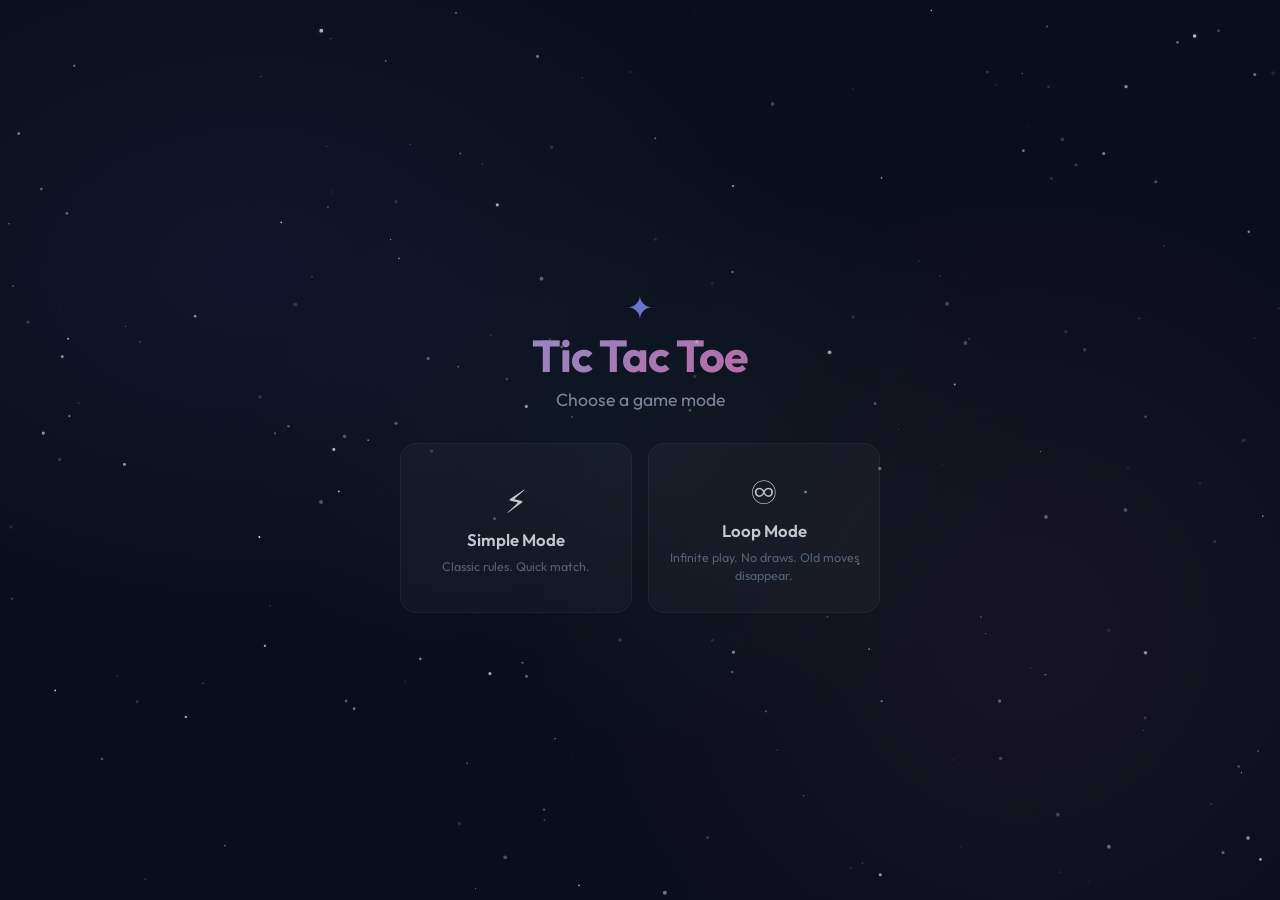
<file: backend/src/main/resources/static/index.html>
<!DOCTYPE html>
<html lang="en">

<head>
    <meta charset="UTF-8">
    <meta name="viewport" content="width=device-width, initial-scale=1.0">
    <meta name="description"
        content="A polished, multi-mode Tic-Tac-Toe game with AI opponents of varying difficulty and a unique Loop Mode.">
    <title>Tic Tac Toe — Play Smart</title>
    <link rel="preconnect" href="https://fonts.googleapis.com">
    <link rel="preconnect" href="https://fonts.gstatic.com" crossorigin>
    <link href="https://fonts.googleapis.com/css2?family=Outfit:wght@300;400;500;600;700&display=swap" rel="stylesheet">
    <link rel="stylesheet" href="style.css">
</head>

<body>

    <!-- ═══════════════════════════════════════════ -->
    <!--      CINEMATIC STARFIELD — Canvas Layer     -->
    <!-- ═══════════════════════════════════════════ -->
    <canvas id="star-canvas" aria-hidden="true"></canvas>
    <div id="collision-dim" aria-hidden="true"></div>
    <div id="glow-pulse" aria-hidden="true"></div>

    <!-- ═══════════════════════════════════════════ -->
    <!--            SETUP FLOW CONTAINER             -->
    <!-- ═══════════════════════════════════════════ -->
    <div id="app-container" class="intro-dimmed">

        <!-- ── SCREEN 1: Mode Selection ── -->
        <section id="screen-mode" class="setup-screen active" aria-label="Game Mode Selection">
            <div class="screen-inner">
                <div class="logo-area">
                    <span class="logo-icon">✦</span>
                    <h1 class="main-title">Tic Tac Toe</h1>
                </div>
                <p class="subtitle">Choose a game mode</p>

                <div class="option-cards" id="mode-options">
                    <button class="option-card" id="btn-mode-simple" data-value="simple" onclick="selectMode('simple')">
                        <span class="card-icon">⚡</span>
                        <span class="card-title">Simple Mode</span>
                        <span class="card-desc">Classic rules. Quick match.</span>
                    </button>
                    <button class="option-card" id="btn-mode-loop" data-value="loop" onclick="selectMode('loop')">
                        <span class="card-icon">♾️</span>
                        <span class="card-title">Loop Mode</span>
                        <span class="card-desc">Infinite play. No draws. Old moves disappear.</span>
                    </button>
                </div>
            </div>
        </section>

        <!-- ── SCREEN 2: Opponent Selection ── -->
        <section id="screen-opponent" class="setup-screen" aria-label="Opponent Selection">
            <div class="screen-inner">
                <button class="back-btn" id="btn-back-to-mode" onclick="goBack('screen-mode')"
                    aria-label="Go back to mode selection">
                    ← Back
                </button>
                <h2 class="screen-title">Choose your opponent</h2>

                <div class="option-cards" id="opponent-options">
                    <button class="option-card" id="btn-opp-ai" data-value="ai" onclick="selectOpponent('ai')">
                        <span class="card-icon ai-icon-wrapper"><svg class="ai-icon" viewBox="0 0 64 64" fill="none" xmlns="http://www.w3.org/2000/svg" aria-hidden="true"><rect x="12" y="18" width="40" height="32" rx="8" fill="currentColor" opacity="0.15" stroke="currentColor" stroke-width="2.5"/><circle cx="26" cy="32" r="5" fill="currentColor" opacity="0.9"/><circle cx="38" cy="32" r="5" fill="currentColor" opacity="0.9"/><rect x="24" y="42" width="16" height="3" rx="1.5" fill="currentColor" opacity="0.7"/><line x1="32" y1="8" x2="32" y2="18" stroke="currentColor" stroke-width="2.5" stroke-linecap="round"/><circle cx="32" cy="6" r="3" fill="currentColor" opacity="0.8"/><line x1="6" y1="28" x2="12" y2="32" stroke="currentColor" stroke-width="2.5" stroke-linecap="round"/><line x1="6" y1="38" x2="12" y2="34" stroke="currentColor" stroke-width="2.5" stroke-linecap="round"/><line x1="58" y1="28" x2="52" y2="32" stroke="currentColor" stroke-width="2.5" stroke-linecap="round"/><line x1="58" y1="38" x2="52" y2="34" stroke="currentColor" stroke-width="2.5" stroke-linecap="round"/></svg></span>
                        <span class="card-title">Play vs AI</span>
                        <span class="card-desc">Test your skills against the machine.</span>
                    </button>
                    <button class="option-card" id="btn-opp-human" data-value="human" onclick="selectOpponent('human')">
                        <span class="card-icon">👥</span>
                        <span class="card-title">Play vs Human</span>
                        <span class="card-desc">Play with a friend locally.</span>
                    </button>
                </div>
            </div>
        </section>

        <!-- ── SCREEN 3: AI Difficulty ── -->
        <section id="screen-difficulty" class="setup-screen" aria-label="AI Difficulty Selection">
            <div class="screen-inner">
                <button class="back-btn" id="btn-back-to-opponent" onclick="goBack('screen-opponent')"
                    aria-label="Go back to opponent selection">
                    ← Back
                </button>
                <h2 class="screen-title">Choose difficulty</h2>

                <div class="option-cards three-cols" id="difficulty-options">
                    <button class="option-card" id="btn-diff-easy" data-value="easy" onclick="selectDifficulty('easy')">
                        <span class="card-icon">🌱</span>
                        <span class="card-title">Easy</span>
                        <span class="card-desc">Random moves. Great for beginners.</span>
                    </button>
                    <button class="option-card" id="btn-diff-medium" data-value="medium"
                        onclick="selectDifficulty('medium')">
                        <span class="card-icon">⚖️</span>
                        <span class="card-title">Medium</span>
                        <span class="card-desc">Mixed logic. A fair challenge.</span>
                    </button>
                    <button class="option-card" id="btn-diff-hard" data-value="hard" onclick="selectDifficulty('hard')">
                        <span class="card-icon">🔥</span>
                        <span class="card-title">Hard</span>
                        <span class="card-desc">Unbeatable. Optimal strategy.</span>
                    </button>
                </div>
            </div>
        </section>

        <!-- ═══════════════════════════════════════════ -->
        <!--              GAME BOARD AREA               -->
        <!-- ═══════════════════════════════════════════ -->
        <section id="screen-game" class="game-screen" aria-label="Game Board">
            <div class="game-inner">
                <div class="game-header">
                    <div class="game-info-bar">
                        <span class="badge" id="badge-mode"></span>
                        <span class="badge" id="badge-opponent"></span>
                        <span class="badge" id="badge-difficulty"></span>
                    </div>
                    <h2 class="game-status" id="game-status">Player X's turn</h2>
                </div>

                <div class="board" id="game-board">
                    <div class="cell" data-index="0" id="cell-0"></div>
                    <div class="cell" data-index="1" id="cell-1"></div>
                    <div class="cell" data-index="2" id="cell-2"></div>
                    <div class="cell" data-index="3" id="cell-3"></div>
                    <div class="cell" data-index="4" id="cell-4"></div>
                    <div class="cell" data-index="5" id="cell-5"></div>
                    <div class="cell" data-index="6" id="cell-6"></div>
                    <div class="cell" data-index="7" id="cell-7"></div>
                    <div class="cell" data-index="8" id="cell-8"></div>
                </div>

                <div class="game-actions">
                    <button class="action-btn primary" id="btn-restart" onclick="resetGame()">
                        ↻ Restart
                    </button>
                    <button class="action-btn secondary" id="btn-new-game" onclick="backToSetup()">
                        ✦ New Game
                    </button>
                </div>
            </div>
        </section>

    </div>

    <!-- Ambient floating particles -->
    <div class="particles" id="particles" aria-hidden="true"></div>

    <script src="script.js"></script>
</body>

</html>
</file>
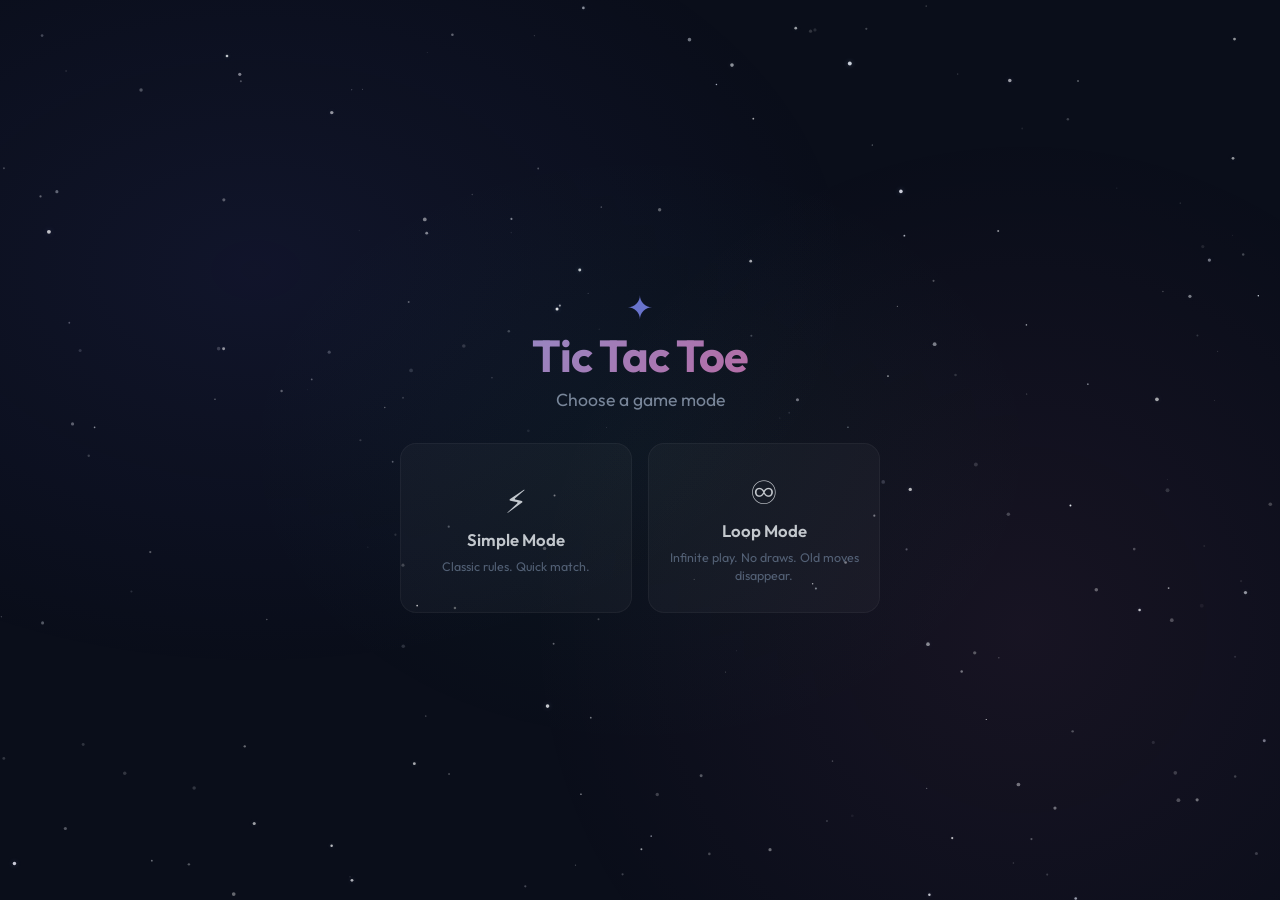
<file: demo/src/main/resources/static/index.html>
<!DOCTYPE html>
<html lang="en">

<head>
    <meta charset="UTF-8">
    <meta name="viewport" content="width=device-width, initial-scale=1.0">
    <meta name="description"
        content="A polished, multi-mode Tic-Tac-Toe game with AI opponents of varying difficulty and a unique Loop Mode.">
    <title>Tic Tac Toe — Play Smart</title>
    <link rel="preconnect" href="https://fonts.googleapis.com">
    <link rel="preconnect" href="https://fonts.gstatic.com" crossorigin>
    <link href="https://fonts.googleapis.com/css2?family=Outfit:wght@300;400;500;600;700&display=swap" rel="stylesheet">
    <link rel="stylesheet" href="style.css">
</head>

<body>

    <!-- ═══════════════════════════════════════════ -->
    <!--      CINEMATIC STARFIELD — Canvas Layer     -->
    <!-- ═══════════════════════════════════════════ -->
    <canvas id="star-canvas" aria-hidden="true"></canvas>
    <div id="collision-dim" aria-hidden="true"></div>
    <div id="glow-pulse" aria-hidden="true"></div>

    <!-- ═══════════════════════════════════════════ -->
    <!--            SETUP FLOW CONTAINER             -->
    <!-- ═══════════════════════════════════════════ -->
    <div id="app-container" class="intro-dimmed">

        <!-- ── SCREEN 1: Mode Selection ── -->
        <section id="screen-mode" class="setup-screen active" aria-label="Game Mode Selection">
            <div class="screen-inner">
                <div class="logo-area">
                    <span class="logo-icon">✦</span>
                    <h1 class="main-title">Tic Tac Toe</h1>
                </div>
                <p class="subtitle">Choose a game mode</p>

                <div class="option-cards" id="mode-options">
                    <button class="option-card" id="btn-mode-simple" data-value="simple" onclick="selectMode('simple')">
                        <span class="card-icon">⚡</span>
                        <span class="card-title">Simple Mode</span>
                        <span class="card-desc">Classic rules. Quick match.</span>
                    </button>
                    <button class="option-card" id="btn-mode-loop" data-value="loop" onclick="selectMode('loop')">
                        <span class="card-icon">♾️</span>
                        <span class="card-title">Loop Mode</span>
                        <span class="card-desc">Infinite play. No draws. Old moves disappear.</span>
                    </button>
                </div>
            </div>
        </section>

        <!-- ── SCREEN 2: Opponent Selection ── -->
        <section id="screen-opponent" class="setup-screen" aria-label="Opponent Selection">
            <div class="screen-inner">
                <button class="back-btn" id="btn-back-to-mode" onclick="goBack('screen-mode')"
                    aria-label="Go back to mode selection">
                    ← Back
                </button>
                <h2 class="screen-title">Choose your opponent</h2>

                <div class="option-cards" id="opponent-options">
                    <button class="option-card" id="btn-opp-ai" data-value="ai" onclick="selectOpponent('ai')">
                        <span class="card-icon">🤖</span>
                        <span class="card-title">Play vs AI</span>
                        <span class="card-desc">Test your skills against the machine.</span>
                    </button>
                    <button class="option-card" id="btn-opp-human" data-value="human" onclick="selectOpponent('human')">
                        <span class="card-icon">👥</span>
                        <span class="card-title">Play vs Human</span>
                        <span class="card-desc">Play with a friend locally.</span>
                    </button>
                </div>
            </div>
        </section>

        <!-- ── SCREEN 3: AI Difficulty ── -->
        <section id="screen-difficulty" class="setup-screen" aria-label="AI Difficulty Selection">
            <div class="screen-inner">
                <button class="back-btn" id="btn-back-to-opponent" onclick="goBack('screen-opponent')"
                    aria-label="Go back to opponent selection">
                    ← Back
                </button>
                <h2 class="screen-title">Choose difficulty</h2>

                <div class="option-cards three-cols" id="difficulty-options">
                    <button class="option-card" id="btn-diff-easy" data-value="easy" onclick="selectDifficulty('easy')">
                        <span class="card-icon">🌱</span>
                        <span class="card-title">Easy</span>
                        <span class="card-desc">Random moves. Great for beginners.</span>
                    </button>
                    <button class="option-card" id="btn-diff-medium" data-value="medium"
                        onclick="selectDifficulty('medium')">
                        <span class="card-icon">⚖️</span>
                        <span class="card-title">Medium</span>
                        <span class="card-desc">Mixed logic. A fair challenge.</span>
                    </button>
                    <button class="option-card" id="btn-diff-hard" data-value="hard" onclick="selectDifficulty('hard')">
                        <span class="card-icon">🔥</span>
                        <span class="card-title">Hard</span>
                        <span class="card-desc">Unbeatable. Optimal strategy.</span>
                    </button>
                </div>
            </div>
        </section>

        <!-- ═══════════════════════════════════════════ -->
        <!--              GAME BOARD AREA               -->
        <!-- ═══════════════════════════════════════════ -->
        <section id="screen-game" class="game-screen" aria-label="Game Board">
            <div class="game-inner">
                <div class="game-header">
                    <div class="game-info-bar">
                        <span class="badge" id="badge-mode"></span>
                        <span class="badge" id="badge-opponent"></span>
                        <span class="badge" id="badge-difficulty"></span>
                    </div>
                    <h2 class="game-status" id="game-status">Player X's turn</h2>
                </div>

                <div class="board" id="game-board">
                    <div class="cell" data-index="0" id="cell-0"></div>
                    <div class="cell" data-index="1" id="cell-1"></div>
                    <div class="cell" data-index="2" id="cell-2"></div>
                    <div class="cell" data-index="3" id="cell-3"></div>
                    <div class="cell" data-index="4" id="cell-4"></div>
                    <div class="cell" data-index="5" id="cell-5"></div>
                    <div class="cell" data-index="6" id="cell-6"></div>
                    <div class="cell" data-index="7" id="cell-7"></div>
                    <div class="cell" data-index="8" id="cell-8"></div>
                </div>

                <div class="game-actions">
                    <button class="action-btn primary" id="btn-restart" onclick="resetGame()">
                        ↻ Restart
                    </button>
                    <button class="action-btn secondary" id="btn-new-game" onclick="backToSetup()">
                        ✦ New Game
                    </button>
                </div>
            </div>
        </section>

    </div>

    <!-- Ambient floating particles -->
    <div class="particles" id="particles" aria-hidden="true"></div>

    <script src="script.js"></script>
</body>

</html>
</file>
<file: backend/src/main/resources/static/style.css>
/* ═══════════════════════════════════════════════════════════
   TIC TAC TOE — PREMIUM DESIGN SYSTEM
   ═══════════════════════════════════════════════════════════ */

/* ── Reset & Root ── */
*,
*::before,
*::after {
    margin: 0;
    padding: 0;
    box-sizing: border-box;
}

:root {
    /* Palette */
    --bg-deep: #0a0e1a;
    --bg-mid: #111827;
    --bg-card: rgba(255, 255, 255, 0.04);
    --bg-card-hover: rgba(255, 255, 255, 0.09);
    --bg-card-selected: rgba(99, 102, 241, 0.15);
    --border-card: rgba(255, 255, 255, 0.06);
    --border-card-hover: rgba(255, 255, 255, 0.14);
    --border-selected: rgba(99, 102, 241, 0.5);

    --text-primary: #f1f5f9;
    --text-secondary: #94a3b8;
    --text-muted: #64748b;

    --accent: #818cf8;
    --accent-bright: #a5b4fc;
    --accent-glow: rgba(129, 140, 248, 0.35);

    --success: #34d399;
    --success-glow: rgba(52, 211, 153, 0.3);
    --warning: #fbbf24;
    --danger: #f87171;

    --cell-bg: rgba(255, 255, 255, 0.04);
    --cell-hover: rgba(255, 255, 255, 0.08);
    --cell-x: #818cf8;
    --cell-o: #f472b6;
    --cell-fading: rgba(255, 255, 255, 0.15);

    /* Sizes */
    --cell-size: 110px;
    --cell-gap: 10px;
    --radius-sm: 10px;
    --radius-md: 16px;
    --radius-lg: 24px;

    /* Transitions */
    --ease-out: cubic-bezier(0.16, 1, 0.3, 1);
    --ease-spring: cubic-bezier(0.34, 1.56, 0.64, 1);
}

/* ── Body ── */
body {
    font-family: 'Outfit', system-ui, -apple-system, sans-serif;
    background: var(--bg-deep);
    color: var(--text-primary);
    min-height: 100vh;
    display: flex;
    justify-content: center;
    align-items: center;
    overflow: hidden;
    position: relative;
}

body::before {
    content: '';
    position: fixed;
    inset: 0;
    background:
        radial-gradient(ellipse 600px 400px at 20% 30%, rgba(99, 102, 241, 0.08), transparent),
        radial-gradient(ellipse 500px 500px at 80% 70%, rgba(244, 114, 182, 0.06), transparent),
        radial-gradient(ellipse 400px 300px at 50% 50%, rgba(52, 211, 153, 0.04), transparent);
    pointer-events: none;
    z-index: 0;
}

/* ── Ambient Particles ── */
.particles {
    position: fixed;
    inset: 0;
    pointer-events: none;
    z-index: 0;
    overflow: hidden;
}

.particle {
    position: absolute;
    border-radius: 50%;
    background: var(--accent);
    opacity: 0;
    animation: particleFloat linear infinite;
}

@keyframes particleFloat {
    0% {
        opacity: 0;
        transform: translateY(100vh) scale(0);
    }

    10% {
        opacity: 0.3;
    }

    90% {
        opacity: 0.1;
    }

    100% {
        opacity: 0;
        transform: translateY(-20vh) scale(1);
    }
}

/* ═══════════════════════════════════════════════
              APP CONTAINER
   ═══════════════════════════════════════════════ */

#app-container {
    position: relative;
    z-index: 1;
    width: 100%;
    max-width: 560px;
    padding: 20px;
}

/* ═══════════════════════════════════════════════
              SETUP SCREENS
   ═══════════════════════════════════════════════ */

.setup-screen {
    display: none;
    animation: screenFadeIn 0.5s var(--ease-out) forwards;
}

.setup-screen.active {
    display: block;
}

@keyframes screenFadeIn {
    from {
        opacity: 0;
        transform: translateY(24px) scale(0.97);
    }

    to {
        opacity: 1;
        transform: translateY(0) scale(1);
    }
}

.screen-inner {
    text-align: center;
}

/* ── Logo ── */
.logo-area {
    margin-bottom: 8px;
}

.logo-icon {
    display: inline-block;
    font-size: 2rem;
    color: var(--accent);
    animation: logoPulse 3s ease-in-out infinite;
    margin-bottom: 4px;
}

@keyframes logoPulse {

    0%,
    100% {
        transform: scale(1);
        opacity: 0.8;
    }

    50% {
        transform: scale(1.15);
        opacity: 1;
    }
}

.main-title {
    font-size: 2.8rem;
    font-weight: 700;
    letter-spacing: -1px;
    background: linear-gradient(135deg, var(--accent-bright), var(--cell-o));
    -webkit-background-clip: text;
    -webkit-text-fill-color: transparent;
    background-clip: text;
    line-height: 1.1;
}

.subtitle,
.screen-title {
    font-size: 1.1rem;
    color: var(--text-secondary);
    font-weight: 400;
    margin-bottom: 32px;
}

.screen-title {
    font-size: 1.5rem;
    font-weight: 600;
    color: var(--text-primary);
    margin-bottom: 28px;
}

/* ── Back Button ── */
.back-btn {
    display: inline-flex;
    align-items: center;
    gap: 4px;
    background: transparent;
    border: 1px solid var(--border-card-hover);
    color: var(--text-secondary);
    font-family: inherit;
    font-size: 0.85rem;
    font-weight: 500;
    padding: 8px 16px;
    border-radius: var(--radius-sm);
    cursor: pointer;
    margin-bottom: 24px;
    transition: all 0.25s var(--ease-out);
}

.back-btn:hover {
    color: var(--text-primary);
    border-color: var(--accent);
    background: var(--bg-card);
}

/* ═══════════════════════════════════════════════
              OPTION CARDS
   ═══════════════════════════════════════════════ */

.option-cards {
    display: grid;
    grid-template-columns: repeat(2, 1fr);
    gap: 16px;
    max-width: 480px;
    margin: 0 auto;
}

.option-cards.three-cols {
    grid-template-columns: repeat(3, 1fr);
    max-width: 520px;
}

.option-card {
    position: relative;
    display: flex;
    flex-direction: column;
    align-items: center;
    justify-content: center;
    gap: 8px;
    padding: 28px 16px;
    background: var(--bg-card);
    border: 1px solid var(--border-card);
    border-radius: var(--radius-md);
    cursor: pointer;
    font-family: inherit;
    color: var(--text-primary);
    transition: all 0.3s var(--ease-out);
    overflow: hidden;
}

.option-card::before {
    content: '';
    position: absolute;
    inset: 0;
    background: radial-gradient(circle at 50% 0%, var(--accent-glow), transparent 70%);
    opacity: 0;
    transition: opacity 0.4s var(--ease-out);
}

.option-card:hover {
    background: var(--bg-card-hover);
    border-color: var(--border-card-hover);
    transform: translateY(-4px);
    box-shadow: 0 12px 40px rgba(0, 0, 0, 0.3);
}

.option-card:hover::before {
    opacity: 0.4;
}

.option-card.selected {
    background: var(--bg-card-selected);
    border-color: var(--border-selected);
    transform: translateY(-2px);
    box-shadow: 0 8px 32px var(--accent-glow);
}

.option-card.selected::before {
    opacity: 0.6;
}

.card-icon {
    font-size: 2rem;
    position: relative;
    z-index: 1;
}

.card-title {
    font-size: 1.05rem;
    font-weight: 600;
    position: relative;
    z-index: 1;
}

.card-desc {
    font-size: 0.78rem;
    color: var(--text-muted);
    line-height: 1.4;
    position: relative;
    z-index: 1;
}

/* ── Unified AI Icon (SVG — identical on all devices) ── */
.ai-icon-wrapper {
    display: inline-flex;
    align-items: center;
    justify-content: center;
    color: var(--accent-bright);
}

.ai-icon {
    width: 1.8em;
    height: 1.8em;
    display: block;
    flex-shrink: 0;
}

/* Inline AI icon used inside text (badges, status, result overlay) */
.ai-icon-inline {
    width: 1.1em;
    height: 1.1em;
    display: inline-block;
    vertical-align: -0.15em;
    flex-shrink: 0;
    color: var(--accent-bright);
}

/* ═══════════════════════════════════════════════
              GAME SCREEN
   ═══════════════════════════════════════════════ */

.game-screen {
    display: none;
    animation: screenFadeIn 0.6s var(--ease-out) forwards;
}

.game-screen.active {
    display: block;
}

.game-inner {
    text-align: center;
}

/* ── Game Header ── */
.game-header {
    margin-bottom: 20px;
}

.game-info-bar {
    display: flex;
    justify-content: center;
    gap: 8px;
    flex-wrap: wrap;
    margin-bottom: 14px;
}

.badge {
    display: none;
    padding: 5px 14px;
    font-size: 0.72rem;
    font-weight: 600;
    text-transform: uppercase;
    letter-spacing: 0.5px;
    border-radius: 100px;
    background: var(--bg-card);
    border: 1px solid var(--border-card-hover);
    color: var(--text-secondary);
}

.badge.visible {
    display: inline-block;
}

.game-status {
    font-size: 1.3rem;
    font-weight: 600;
    color: var(--text-primary);
    min-height: 1.6em;
    transition: all 0.3s var(--ease-out);
}

.game-status.win {
    color: var(--success);
    text-shadow: 0 0 20px var(--success-glow);
}

.game-status.draw {
    color: var(--warning);
}

.game-status.thinking {
    color: var(--accent-bright);
}

/* ═══════════════════════════════════════════════
              GAME BOARD
   ═══════════════════════════════════════════════ */

.board {
    display: grid;
    grid-template-columns: repeat(3, var(--cell-size));
    gap: var(--cell-gap);
    margin: 0 auto 24px;
    justify-content: center;
}

.cell {
    width: var(--cell-size);
    height: var(--cell-size);
    background: var(--cell-bg);
    border: 1px solid var(--border-card);
    border-radius: var(--radius-md);
    display: flex;
    align-items: center;
    justify-content: center;
    font-size: 2.6rem;
    font-weight: 700;
    cursor: pointer;
    transition: all 0.25s var(--ease-out);
    position: relative;
    user-select: none;
    -webkit-user-select: none;
}

.cell:hover:not(.filled):not(.disabled) {
    background: var(--cell-hover);
    border-color: var(--border-card-hover);
    transform: scale(1.05);
}

.cell.filled {
    cursor: default;
    animation: cellPop 0.3s var(--ease-spring);
}

.cell.x-mark {
    color: var(--cell-x);
    text-shadow: 0 0 12px rgba(129, 140, 248, 0.4);
}

.cell.o-mark {
    color: var(--cell-o);
    text-shadow: 0 0 12px rgba(244, 114, 182, 0.4);
}

@keyframes cellPop {
    0% {
        transform: scale(0.3);
        opacity: 0.5;
    }

    60% {
        transform: scale(1.1);
    }

    100% {
        transform: scale(1);
        opacity: 1;
    }
}

/* ── Win Highlight ── */
.cell.win-cell {
    background: rgba(52, 211, 153, 0.12);
    border-color: var(--success);
    animation: winGlow 1.2s ease-in-out infinite alternate;
}

@keyframes winGlow {
    from {
        box-shadow: 0 0 8px var(--success-glow), inset 0 0 8px rgba(52, 211, 153, 0.05);
    }

    to {
        box-shadow: 0 0 24px var(--success-glow), inset 0 0 16px rgba(52, 211, 153, 0.1);
    }
}

/* ── Fading cell (Loop Mode) ── */
.cell.fading {
    opacity: 0.35;
    animation: fadeWarn 0.8s ease-in-out infinite alternate;
}

@keyframes fadeWarn {
    from {
        opacity: 0.35;
    }

    to {
        opacity: 0.55;
    }
}

.cell.disabled {
    cursor: not-allowed;
    pointer-events: none;
}

/* ═══════════════════════════════════════════════
              GAME ACTIONS
   ═══════════════════════════════════════════════ */

.game-actions {
    display: flex;
    justify-content: center;
    gap: 12px;
}

.action-btn {
    font-family: inherit;
    font-size: 0.9rem;
    font-weight: 600;
    padding: 12px 24px;
    border-radius: var(--radius-sm);
    border: none;
    cursor: pointer;
    transition: all 0.25s var(--ease-out);
}

.action-btn.primary {
    background: linear-gradient(135deg, var(--accent), #6366f1);
    color: white;
    box-shadow: 0 4px 16px var(--accent-glow);
}

.action-btn.primary:hover {
    transform: translateY(-2px);
    box-shadow: 0 8px 24px var(--accent-glow);
}

.action-btn.secondary {
    background: var(--bg-card);
    border: 1px solid var(--border-card-hover);
    color: var(--text-secondary);
}

.action-btn.secondary:hover {
    background: var(--bg-card-hover);
    color: var(--text-primary);
    transform: translateY(-2px);
}

/* ═══════════════════════════════════════════════
              RESPONSIVE
   ═══════════════════════════════════════════════ */

@media (max-width: 560px) {
    :root {
        --cell-size: 90px;
    }

    .main-title {
        font-size: 2.2rem;
    }

    .option-cards.three-cols {
        grid-template-columns: 1fr;
        max-width: 280px;
    }

    .option-cards {
        grid-template-columns: 1fr;
        max-width: 320px;
    }

    .option-card {
        padding: 20px 14px;
    }
}

@media (max-width: 380px) {
    :root {
        --cell-size: 80px;
    }
}

/* ═══════════════════════════════════════════════
              SCORE OVERLAY (WIN/DRAW)
   ═══════════════════════════════════════════════ */

.result-overlay {
    position: fixed;
    inset: 0;
    background: rgba(10, 14, 26, 0.85);
    backdrop-filter: blur(6px);
    display: flex;
    align-items: center;
    justify-content: center;
    z-index: 100;
    animation: overlayIn 0.4s var(--ease-out);
}

@keyframes overlayIn {
    from {
        opacity: 0;
    }

    to {
        opacity: 1;
    }
}

.result-card {
    background: var(--bg-mid);
    border: 1px solid var(--border-card-hover);
    border-radius: var(--radius-lg);
    padding: 48px 40px;
    text-align: center;
    min-width: 300px;
    animation: resultPop 0.5s var(--ease-spring);
    box-shadow: 0 24px 80px rgba(0, 0, 0, 0.5);
}

@keyframes resultPop {
    from {
        transform: scale(0.8) translateY(20px);
        opacity: 0;
    }

    to {
        transform: scale(1) translateY(0);
        opacity: 1;
    }
}

.result-emoji {
    font-size: 3.5rem;
    margin-bottom: 12px;
    display: flex;
    align-items: center;
    justify-content: center;
}

/* AI icon in result overlay — sized to match result-emoji */
.ai-icon-result {
    width: 3.5rem;
    height: 3.5rem;
    display: block;
    color: var(--accent-bright);
}

.result-text {
    font-size: 1.6rem;
    font-weight: 700;
    margin-bottom: 24px;
}

.result-actions {
    display: flex;
    gap: 12px;
    justify-content: center;
}

/* ═══════════════════════════════════════════════════════════
   CINEMATIC STARFIELD — Background Animation Layer
   ═══════════════════════════════════════════════════════════ */

/* ── Full-screen Canvas ── */
#star-canvas {
    position: fixed;
    inset: 0;
    width: 100%;
    height: 100%;
    z-index: 0;
    pointer-events: none;
}

/* ── Collision Dim Overlay ── */
#collision-dim {
    position: fixed;
    inset: 0;
    background: rgba(0, 0, 0, 0);
    z-index: 2;
    pointer-events: none;
    transition: background 0.4s ease-out;
}

#collision-dim.active {
    background: rgba(0, 0, 0, 0.35);
}

/* ── Radial Glow Pulse (centered on logo) ── */
#glow-pulse {
    position: fixed;
    width: 300px;
    height: 300px;
    border-radius: 50%;
    background: radial-gradient(circle,
            rgba(129, 140, 248, 0.6) 0%,
            rgba(165, 180, 252, 0.3) 30%,
            rgba(99, 102, 241, 0.1) 55%,
            transparent 75%);
    transform: translate(-50%, -50%) scale(0);
    opacity: 0;
    z-index: 3;
    pointer-events: none;
    transition: none;
}

#glow-pulse.burst {
    animation: glowBurst 0.8s ease-out forwards;
}

@keyframes glowBurst {
    0% {
        transform: translate(-50%, -50%) scale(0);
        opacity: 1;
    }

    30% {
        transform: translate(-50%, -50%) scale(1.8);
        opacity: 0.8;
    }

    100% {
        transform: translate(-50%, -50%) scale(3.5);
        opacity: 0;
    }
}

/* ── UI Dimming During Intro ── */
#app-container.intro-dimmed {
    opacity: 0.8;
    transition: opacity 0.6s ease-out;
}

#app-container.intro-collision {
    opacity: 0.5;
    transition: opacity 0.3s ease-out;
}

#app-container.intro-reveal {
    opacity: 1;
    transition: opacity 0.8s ease-out;
}

/* ── Logo Impact Glow ── */
.logo-icon.glow-burst {
    filter: drop-shadow(0 0 18px rgba(129, 140, 248, 0.9)) drop-shadow(0 0 40px rgba(165, 180, 252, 0.6));
    transform: scale(1.25) !important;
    transition: filter 0.3s ease-out, transform 0.3s ease-out;
}

.logo-icon.glow-settle {
    filter: drop-shadow(0 0 10px rgba(129, 140, 248, 0.5)) drop-shadow(0 0 22px rgba(165, 180, 252, 0.25));
    transform: scale(1.05) !important;
    transition: filter 1.0s ease-out, transform 1.0s ease-out;
}

/* ═══════════════════════════════════════════════════════════
   REDUCED MOTION — Skip all intro animation
   ═══════════════════════════════════════════════════════════ */

@media (prefers-reduced-motion: reduce) {
    #star-canvas {
        display: none !important;
    }

    #collision-dim,
    #glow-pulse {
        display: none !important;
    }

    #app-container.intro-dimmed {
        opacity: 1 !important;
    }

    .logo-icon.glow-burst,
    .logo-icon.glow-settle {
        filter: none !important;
        transform: none !important;
    }
}
</file>
<file: demo/src/main/resources/static/style.css>
/* ═══════════════════════════════════════════════════════════
   TIC TAC TOE — PREMIUM DESIGN SYSTEM
   ═══════════════════════════════════════════════════════════ */

/* ── Reset & Root ── */
*,
*::before,
*::after {
    margin: 0;
    padding: 0;
    box-sizing: border-box;
}

:root {
    /* Palette */
    --bg-deep: #0a0e1a;
    --bg-mid: #111827;
    --bg-card: rgba(255, 255, 255, 0.04);
    --bg-card-hover: rgba(255, 255, 255, 0.09);
    --bg-card-selected: rgba(99, 102, 241, 0.15);
    --border-card: rgba(255, 255, 255, 0.06);
    --border-card-hover: rgba(255, 255, 255, 0.14);
    --border-selected: rgba(99, 102, 241, 0.5);

    --text-primary: #f1f5f9;
    --text-secondary: #94a3b8;
    --text-muted: #64748b;

    --accent: #818cf8;
    --accent-bright: #a5b4fc;
    --accent-glow: rgba(129, 140, 248, 0.35);

    --success: #34d399;
    --success-glow: rgba(52, 211, 153, 0.3);
    --warning: #fbbf24;
    --danger: #f87171;

    --cell-bg: rgba(255, 255, 255, 0.04);
    --cell-hover: rgba(255, 255, 255, 0.08);
    --cell-x: #818cf8;
    --cell-o: #f472b6;
    --cell-fading: rgba(255, 255, 255, 0.15);

    /* Sizes */
    --cell-size: 110px;
    --cell-gap: 10px;
    --radius-sm: 10px;
    --radius-md: 16px;
    --radius-lg: 24px;

    /* Transitions */
    --ease-out: cubic-bezier(0.16, 1, 0.3, 1);
    --ease-spring: cubic-bezier(0.34, 1.56, 0.64, 1);
}

/* ── Body ── */
body {
    font-family: 'Outfit', system-ui, -apple-system, sans-serif;
    background: var(--bg-deep);
    color: var(--text-primary);
    min-height: 100vh;
    display: flex;
    justify-content: center;
    align-items: center;
    overflow: hidden;
    position: relative;
}

body::before {
    content: '';
    position: fixed;
    inset: 0;
    background:
        radial-gradient(ellipse 600px 400px at 20% 30%, rgba(99, 102, 241, 0.08), transparent),
        radial-gradient(ellipse 500px 500px at 80% 70%, rgba(244, 114, 182, 0.06), transparent),
        radial-gradient(ellipse 400px 300px at 50% 50%, rgba(52, 211, 153, 0.04), transparent);
    pointer-events: none;
    z-index: 0;
}

/* ── Ambient Particles ── */
.particles {
    position: fixed;
    inset: 0;
    pointer-events: none;
    z-index: 0;
    overflow: hidden;
}

.particle {
    position: absolute;
    border-radius: 50%;
    background: var(--accent);
    opacity: 0;
    animation: particleFloat linear infinite;
}

@keyframes particleFloat {
    0% {
        opacity: 0;
        transform: translateY(100vh) scale(0);
    }

    10% {
        opacity: 0.3;
    }

    90% {
        opacity: 0.1;
    }

    100% {
        opacity: 0;
        transform: translateY(-20vh) scale(1);
    }
}

/* ═══════════════════════════════════════════════
              APP CONTAINER
   ═══════════════════════════════════════════════ */

#app-container {
    position: relative;
    z-index: 1;
    width: 100%;
    max-width: 560px;
    padding: 20px;
}

/* ═══════════════════════════════════════════════
              SETUP SCREENS
   ═══════════════════════════════════════════════ */

.setup-screen {
    display: none;
    animation: screenFadeIn 0.5s var(--ease-out) forwards;
}

.setup-screen.active {
    display: block;
}

@keyframes screenFadeIn {
    from {
        opacity: 0;
        transform: translateY(24px) scale(0.97);
    }

    to {
        opacity: 1;
        transform: translateY(0) scale(1);
    }
}

.screen-inner {
    text-align: center;
}

/* ── Logo ── */
.logo-area {
    margin-bottom: 8px;
}

.logo-icon {
    display: inline-block;
    font-size: 2rem;
    color: var(--accent);
    animation: logoPulse 3s ease-in-out infinite;
    margin-bottom: 4px;
}

@keyframes logoPulse {

    0%,
    100% {
        transform: scale(1);
        opacity: 0.8;
    }

    50% {
        transform: scale(1.15);
        opacity: 1;
    }
}

.main-title {
    font-size: 2.8rem;
    font-weight: 700;
    letter-spacing: -1px;
    background: linear-gradient(135deg, var(--accent-bright), var(--cell-o));
    -webkit-background-clip: text;
    -webkit-text-fill-color: transparent;
    background-clip: text;
    line-height: 1.1;
}

.subtitle,
.screen-title {
    font-size: 1.1rem;
    color: var(--text-secondary);
    font-weight: 400;
    margin-bottom: 32px;
}

.screen-title {
    font-size: 1.5rem;
    font-weight: 600;
    color: var(--text-primary);
    margin-bottom: 28px;
}

/* ── Back Button ── */
.back-btn {
    display: inline-flex;
    align-items: center;
    gap: 4px;
    background: transparent;
    border: 1px solid var(--border-card-hover);
    color: var(--text-secondary);
    font-family: inherit;
    font-size: 0.85rem;
    font-weight: 500;
    padding: 8px 16px;
    border-radius: var(--radius-sm);
    cursor: pointer;
    margin-bottom: 24px;
    transition: all 0.25s var(--ease-out);
}

.back-btn:hover {
    color: var(--text-primary);
    border-color: var(--accent);
    background: var(--bg-card);
}

/* ═══════════════════════════════════════════════
              OPTION CARDS
   ═══════════════════════════════════════════════ */

.option-cards {
    display: grid;
    grid-template-columns: repeat(2, 1fr);
    gap: 16px;
    max-width: 480px;
    margin: 0 auto;
}

.option-cards.three-cols {
    grid-template-columns: repeat(3, 1fr);
    max-width: 520px;
}

.option-card {
    position: relative;
    display: flex;
    flex-direction: column;
    align-items: center;
    justify-content: center;
    gap: 8px;
    padding: 28px 16px;
    background: var(--bg-card);
    border: 1px solid var(--border-card);
    border-radius: var(--radius-md);
    cursor: pointer;
    font-family: inherit;
    color: var(--text-primary);
    transition: all 0.3s var(--ease-out);
    overflow: hidden;
}

.option-card::before {
    content: '';
    position: absolute;
    inset: 0;
    background: radial-gradient(circle at 50% 0%, var(--accent-glow), transparent 70%);
    opacity: 0;
    transition: opacity 0.4s var(--ease-out);
}

.option-card:hover {
    background: var(--bg-card-hover);
    border-color: var(--border-card-hover);
    transform: translateY(-4px);
    box-shadow: 0 12px 40px rgba(0, 0, 0, 0.3);
}

.option-card:hover::before {
    opacity: 0.4;
}

.option-card.selected {
    background: var(--bg-card-selected);
    border-color: var(--border-selected);
    transform: translateY(-2px);
    box-shadow: 0 8px 32px var(--accent-glow);
}

.option-card.selected::before {
    opacity: 0.6;
}

.card-icon {
    font-size: 2rem;
    position: relative;
    z-index: 1;
}

.card-title {
    font-size: 1.05rem;
    font-weight: 600;
    position: relative;
    z-index: 1;
}

.card-desc {
    font-size: 0.78rem;
    color: var(--text-muted);
    line-height: 1.4;
    position: relative;
    z-index: 1;
}

/* ═══════════════════════════════════════════════
              GAME SCREEN
   ═══════════════════════════════════════════════ */

.game-screen {
    display: none;
    animation: screenFadeIn 0.6s var(--ease-out) forwards;
}

.game-screen.active {
    display: block;
}

.game-inner {
    text-align: center;
}

/* ── Game Header ── */
.game-header {
    margin-bottom: 20px;
}

.game-info-bar {
    display: flex;
    justify-content: center;
    gap: 8px;
    flex-wrap: wrap;
    margin-bottom: 14px;
}

.badge {
    display: none;
    padding: 5px 14px;
    font-size: 0.72rem;
    font-weight: 600;
    text-transform: uppercase;
    letter-spacing: 0.5px;
    border-radius: 100px;
    background: var(--bg-card);
    border: 1px solid var(--border-card-hover);
    color: var(--text-secondary);
}

.badge.visible {
    display: inline-block;
}

.game-status {
    font-size: 1.3rem;
    font-weight: 600;
    color: var(--text-primary);
    min-height: 1.6em;
    transition: all 0.3s var(--ease-out);
}

.game-status.win {
    color: var(--success);
    text-shadow: 0 0 20px var(--success-glow);
}

.game-status.draw {
    color: var(--warning);
}

.game-status.thinking {
    color: var(--accent-bright);
}

/* ═══════════════════════════════════════════════
              GAME BOARD
   ═══════════════════════════════════════════════ */

.board {
    display: grid;
    grid-template-columns: repeat(3, var(--cell-size));
    gap: var(--cell-gap);
    margin: 0 auto 24px;
    justify-content: center;
}

.cell {
    width: var(--cell-size);
    height: var(--cell-size);
    background: var(--cell-bg);
    border: 1px solid var(--border-card);
    border-radius: var(--radius-md);
    display: flex;
    align-items: center;
    justify-content: center;
    font-size: 2.6rem;
    font-weight: 700;
    cursor: pointer;
    transition: all 0.25s var(--ease-out);
    position: relative;
    user-select: none;
    -webkit-user-select: none;
}

.cell:hover:not(.filled):not(.disabled) {
    background: var(--cell-hover);
    border-color: var(--border-card-hover);
    transform: scale(1.05);
}

.cell.filled {
    cursor: default;
    animation: cellPop 0.3s var(--ease-spring);
}

.cell.x-mark {
    color: var(--cell-x);
    text-shadow: 0 0 12px rgba(129, 140, 248, 0.4);
}

.cell.o-mark {
    color: var(--cell-o);
    text-shadow: 0 0 12px rgba(244, 114, 182, 0.4);
}

@keyframes cellPop {
    0% {
        transform: scale(0.3);
        opacity: 0.5;
    }

    60% {
        transform: scale(1.1);
    }

    100% {
        transform: scale(1);
        opacity: 1;
    }
}

/* ── Win Highlight ── */
.cell.win-cell {
    background: rgba(52, 211, 153, 0.12);
    border-color: var(--success);
    animation: winGlow 1.2s ease-in-out infinite alternate;
}

@keyframes winGlow {
    from {
        box-shadow: 0 0 8px var(--success-glow), inset 0 0 8px rgba(52, 211, 153, 0.05);
    }

    to {
        box-shadow: 0 0 24px var(--success-glow), inset 0 0 16px rgba(52, 211, 153, 0.1);
    }
}

/* ── Fading cell (Loop Mode) ── */
.cell.fading {
    opacity: 0.35;
    animation: fadeWarn 0.8s ease-in-out infinite alternate;
}

@keyframes fadeWarn {
    from {
        opacity: 0.35;
    }

    to {
        opacity: 0.55;
    }
}

.cell.disabled {
    cursor: not-allowed;
    pointer-events: none;
}

/* ═══════════════════════════════════════════════
              GAME ACTIONS
   ═══════════════════════════════════════════════ */

.game-actions {
    display: flex;
    justify-content: center;
    gap: 12px;
}

.action-btn {
    font-family: inherit;
    font-size: 0.9rem;
    font-weight: 600;
    padding: 12px 24px;
    border-radius: var(--radius-sm);
    border: none;
    cursor: pointer;
    transition: all 0.25s var(--ease-out);
}

.action-btn.primary {
    background: linear-gradient(135deg, var(--accent), #6366f1);
    color: white;
    box-shadow: 0 4px 16px var(--accent-glow);
}

.action-btn.primary:hover {
    transform: translateY(-2px);
    box-shadow: 0 8px 24px var(--accent-glow);
}

.action-btn.secondary {
    background: var(--bg-card);
    border: 1px solid var(--border-card-hover);
    color: var(--text-secondary);
}

.action-btn.secondary:hover {
    background: var(--bg-card-hover);
    color: var(--text-primary);
    transform: translateY(-2px);
}

/* ═══════════════════════════════════════════════
              RESPONSIVE
   ═══════════════════════════════════════════════ */

@media (max-width: 560px) {
    :root {
        --cell-size: 90px;
    }

    .main-title {
        font-size: 2.2rem;
    }

    .option-cards.three-cols {
        grid-template-columns: 1fr;
        max-width: 280px;
    }

    .option-cards {
        grid-template-columns: 1fr;
        max-width: 320px;
    }

    .option-card {
        padding: 20px 14px;
    }
}

@media (max-width: 380px) {
    :root {
        --cell-size: 80px;
    }
}

/* ═══════════════════════════════════════════════
              SCORE OVERLAY (WIN/DRAW)
   ═══════════════════════════════════════════════ */

.result-overlay {
    position: fixed;
    inset: 0;
    background: rgba(10, 14, 26, 0.85);
    backdrop-filter: blur(6px);
    display: flex;
    align-items: center;
    justify-content: center;
    z-index: 100;
    animation: overlayIn 0.4s var(--ease-out);
}

@keyframes overlayIn {
    from {
        opacity: 0;
    }

    to {
        opacity: 1;
    }
}

.result-card {
    background: var(--bg-mid);
    border: 1px solid var(--border-card-hover);
    border-radius: var(--radius-lg);
    padding: 48px 40px;
    text-align: center;
    min-width: 300px;
    animation: resultPop 0.5s var(--ease-spring);
    box-shadow: 0 24px 80px rgba(0, 0, 0, 0.5);
}

@keyframes resultPop {
    from {
        transform: scale(0.8) translateY(20px);
        opacity: 0;
    }

    to {
        transform: scale(1) translateY(0);
        opacity: 1;
    }
}

.result-emoji {
    font-size: 3.5rem;
    margin-bottom: 12px;
    display: block;
}

.result-text {
    font-size: 1.6rem;
    font-weight: 700;
    margin-bottom: 24px;
}

.result-actions {
    display: flex;
    gap: 12px;
    justify-content: center;
}

/* ═══════════════════════════════════════════════════════════
   CINEMATIC STARFIELD — Background Animation Layer
   ═══════════════════════════════════════════════════════════ */

/* ── Full-screen Canvas ── */
#star-canvas {
    position: fixed;
    inset: 0;
    width: 100%;
    height: 100%;
    z-index: 0;
    pointer-events: none;
}

/* ── Collision Dim Overlay ── */
#collision-dim {
    position: fixed;
    inset: 0;
    background: rgba(0, 0, 0, 0);
    z-index: 2;
    pointer-events: none;
    transition: background 0.4s ease-out;
}

#collision-dim.active {
    background: rgba(0, 0, 0, 0.35);
}

/* ── Radial Glow Pulse (centered on logo) ── */
#glow-pulse {
    position: fixed;
    width: 300px;
    height: 300px;
    border-radius: 50%;
    background: radial-gradient(circle,
            rgba(129, 140, 248, 0.6) 0%,
            rgba(165, 180, 252, 0.3) 30%,
            rgba(99, 102, 241, 0.1) 55%,
            transparent 75%);
    transform: translate(-50%, -50%) scale(0);
    opacity: 0;
    z-index: 3;
    pointer-events: none;
    transition: none;
}

#glow-pulse.burst {
    animation: glowBurst 0.8s ease-out forwards;
}

@keyframes glowBurst {
    0% {
        transform: translate(-50%, -50%) scale(0);
        opacity: 1;
    }

    30% {
        transform: translate(-50%, -50%) scale(1.8);
        opacity: 0.8;
    }

    100% {
        transform: translate(-50%, -50%) scale(3.5);
        opacity: 0;
    }
}

/* ── UI Dimming During Intro ── */
#app-container.intro-dimmed {
    opacity: 0.8;
    transition: opacity 0.6s ease-out;
}

#app-container.intro-collision {
    opacity: 0.5;
    transition: opacity 0.3s ease-out;
}

#app-container.intro-reveal {
    opacity: 1;
    transition: opacity 0.8s ease-out;
}

/* ── Logo Impact Glow ── */
.logo-icon.glow-burst {
    filter: drop-shadow(0 0 18px rgba(129, 140, 248, 0.9)) drop-shadow(0 0 40px rgba(165, 180, 252, 0.6));
    transform: scale(1.25) !important;
    transition: filter 0.3s ease-out, transform 0.3s ease-out;
}

.logo-icon.glow-settle {
    filter: drop-shadow(0 0 10px rgba(129, 140, 248, 0.5)) drop-shadow(0 0 22px rgba(165, 180, 252, 0.25));
    transform: scale(1.05) !important;
    transition: filter 1.0s ease-out, transform 1.0s ease-out;
}

/* ═══════════════════════════════════════════════════════════
   REDUCED MOTION — Skip all intro animation
   ═══════════════════════════════════════════════════════════ */

@media (prefers-reduced-motion: reduce) {
    #star-canvas {
        display: none !important;
    }

    #collision-dim,
    #glow-pulse {
        display: none !important;
    }

    #app-container.intro-dimmed {
        opacity: 1 !important;
    }

    .logo-icon.glow-burst,
    .logo-icon.glow-settle {
        filter: none !important;
        transform: none !important;
    }
}
</file>
